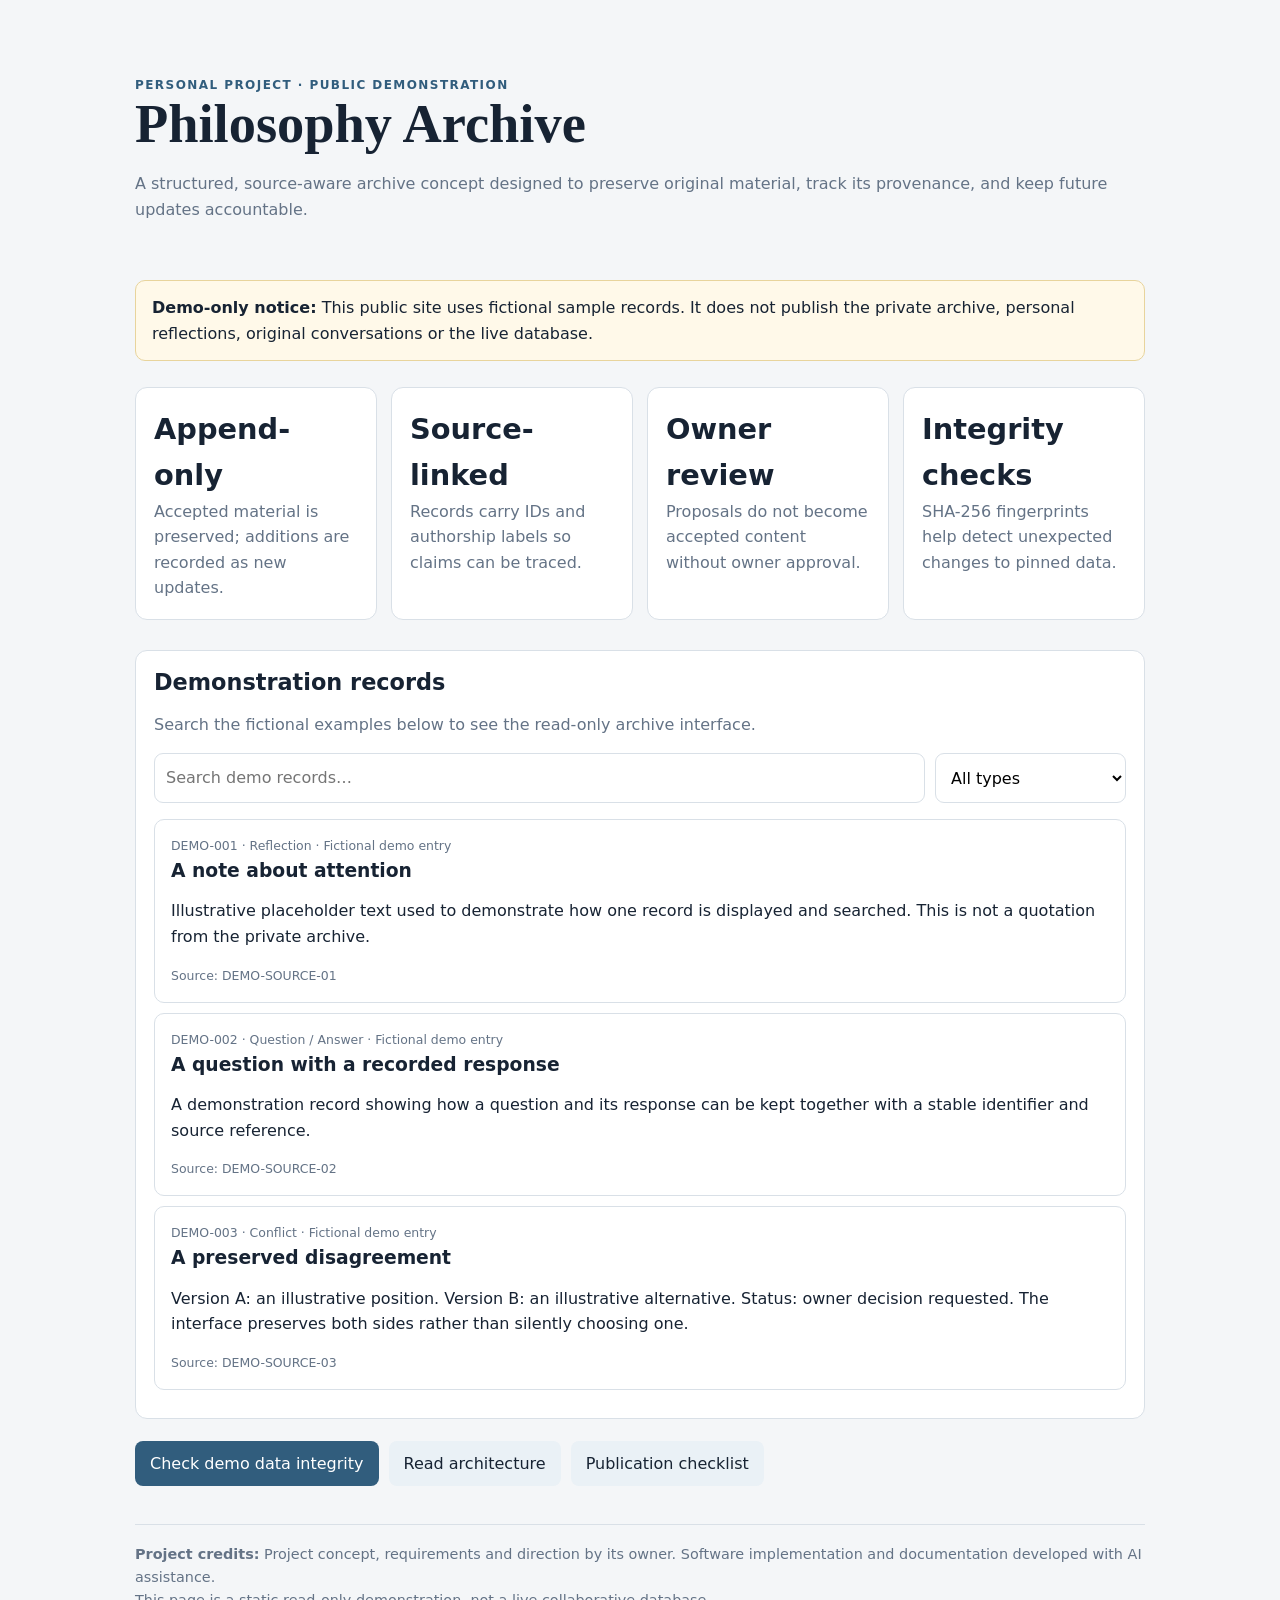
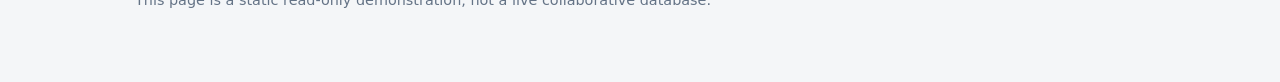
<file: index.html>
<!doctype html>
<html lang="en"><head><meta charset="utf-8"><meta name="viewport" content="width=device-width,initial-scale=1"><title>Philosophy Archive — Project Showcase</title><link rel="stylesheet" href="assets/style.css"></head>
<body><main class="wrap">
<header><div class="eyebrow">Personal project · Public demonstration</div><h1>Philosophy Archive</h1><p class="muted">A structured, source-aware archive concept designed to preserve original material, track its provenance, and keep future updates accountable.</p></header>
<div class="notice"><strong>Demo-only notice:</strong> This public site uses fictional sample records. It does not publish the private archive, personal reflections, original conversations or the live database.</div>
<section class="grid"><div class="card"><div class="metric">Append-only</div><div class="muted">Accepted material is preserved; additions are recorded as new updates.</div></div><div class="card"><div class="metric">Source-linked</div><div class="muted">Records carry IDs and authorship labels so claims can be traced.</div></div><div class="card"><div class="metric">Owner review</div><div class="muted">Proposals do not become accepted content without owner approval.</div></div><div class="card"><div class="metric">Integrity checks</div><div class="muted">SHA-256 fingerprints help detect unexpected changes to pinned data.</div></div></section>
<section class="card"><h2>Demonstration records</h2><p class="muted">Search the fictional examples below to see the read-only archive interface.</p><div class="toolbar"><input id="search" type="search" placeholder="Search demo records…"><select id="type"><option value="all">All types</option><option>Reflection</option><option>Question / Answer</option><option>Conflict</option></select></div><div id="records" aria-live="polite">Loading demonstration data…</div></section>
<div class="actions"><a class="button" href="integrity.html">Check demo data integrity</a><a class="button secondary" href="docs/architecture.md">Read architecture</a><a class="button secondary" href="PUBLICATION_CHECKLIST.md">Publication checklist</a></div>
<footer><strong>Project credits:</strong> Project concept, requirements and direction by its owner. Software implementation and documentation developed with AI assistance. <br>This page is a static read-only demonstration, not a live collaborative database.</footer>
</main><script>
const $=id=>document.getElementById(id);let data=[];const esc=s=>String(s??'').replace(/[&<>"']/g,c=>({'&':'&amp;','<':'&lt;','>':'&gt;','"':'&quot;',"'":'&#39;'}[c]));
fetch('data/demo-archive.json').then(r=>r.json()).then(d=>{data=d.records;render()}).catch(()=>{$('records').textContent='Could not load demo data.'});
function render(){const q=$('search').value.toLowerCase(),t=$('type').value;const rows=data.filter(x=>(t==='all'||x.type===t)&&(`${x.id} ${x.title} ${x.text} ${x.source_id}`).toLowerCase().includes(q));$('records').innerHTML=rows.length?rows.map(x=>`<article class="record"><div class="tag">${esc(x.id)} · ${esc(x.type)} · ${esc(x.author_label)}</div><h3>${esc(x.title)}</h3><p>${esc(x.text)}</p><div class="tag">Source: ${esc(x.source_id)}</div></article>`).join(''):'<p class="muted">No matching records.</p>'}
$('search').addEventListener('input',render);$('type').addEventListener('change',render);
</script></body></html>
</file>
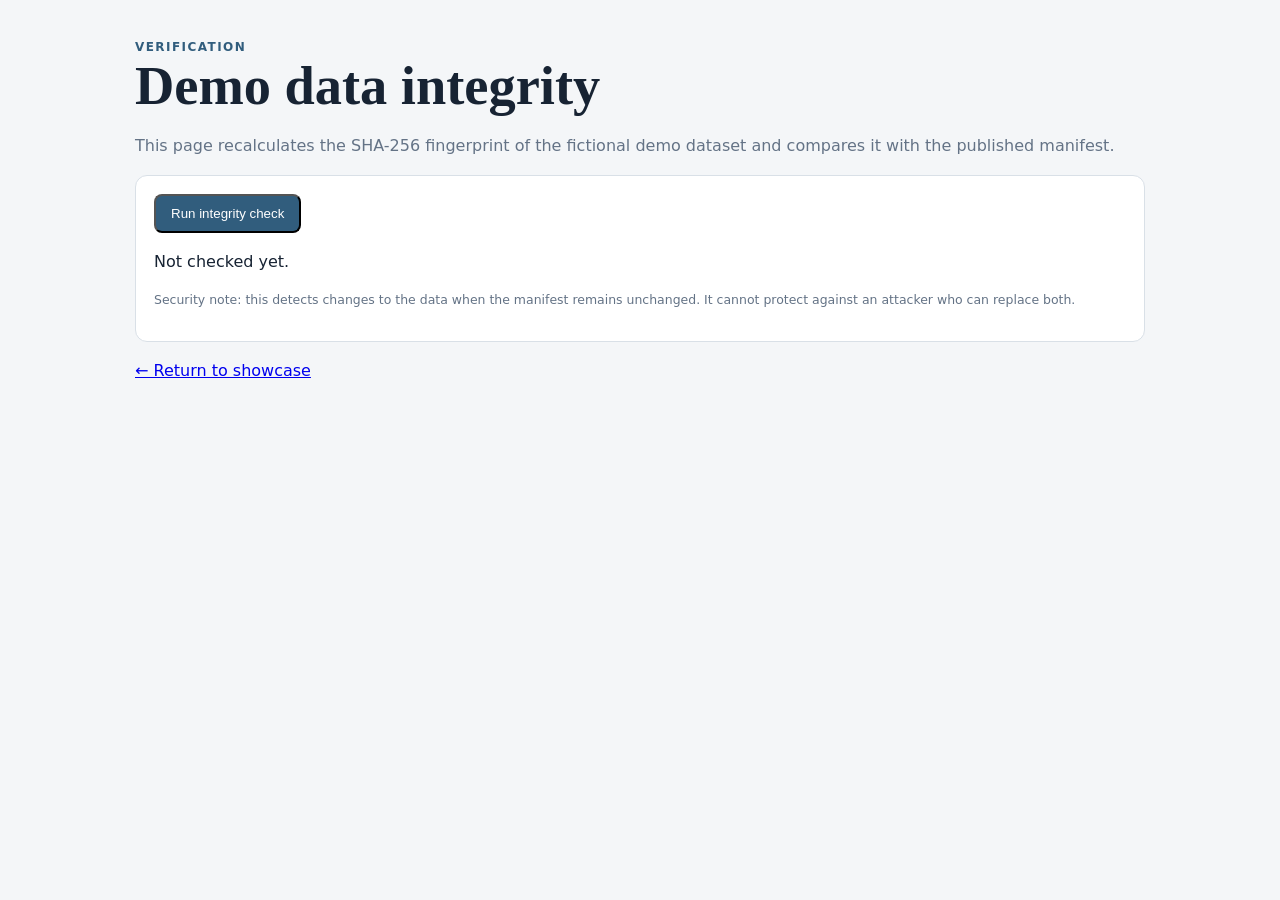
<file: integrity.html>
<!doctype html><html lang="en"><head><meta charset="utf-8"><meta name="viewport" content="width=device-width,initial-scale=1"><title>Demo integrity check</title><link rel="stylesheet" href="assets/style.css"></head><body><main class="wrap"><div class="eyebrow">Verification</div><h1>Demo data integrity</h1><p class="muted">This page recalculates the SHA-256 fingerprint of the fictional demo dataset and compares it with the published manifest.</p><div class="card"><button id="run" class="button">Run integrity check</button><p id="result" aria-live="polite">Not checked yet.</p><p class="tag">Security note: this detects changes to the data when the manifest remains unchanged. It cannot protect against an attacker who can replace both.</p></div><p><a href="index.html">← Return to showcase</a></p></main><script src="assets/integrity.js"></script></body></html>
</file>
<file: assets/style.css>
:root{--bg:#f4f6f8;--card:#fff;--ink:#172333;--muted:#647386;--line:#d9e0e7;--accent:#315d7d;--soft:#eaf1f6}*{box-sizing:border-box}body{margin:0;background:var(--bg);color:var(--ink);font:16px/1.6 system-ui,Segoe UI,Arial,sans-serif}.wrap{max-width:1050px;margin:auto;padding:38px 20px 70px}header{padding:38px 0 26px}h1,h2,h3{line-height:1.2}h1{font:600 clamp(2rem,5vw,3.4rem)/1.1 Georgia,serif;margin:0 0 14px}h2{font-size:1.4rem;margin:0 0 14px}.muted{color:var(--muted)}.eyebrow{text-transform:uppercase;letter-spacing:.12em;font-size:.75rem;font-weight:700;color:var(--accent)}.notice{background:#fff9e9;border:1px solid #e8d49c;border-radius:10px;padding:14px 16px;margin:16px 0 26px}.grid{display:grid;grid-template-columns:repeat(auto-fit,minmax(210px,1fr));gap:14px;margin:20px 0 30px}.card{background:var(--card);border:1px solid var(--line);border-radius:12px;padding:18px}.metric{font-size:1.8rem;font-weight:700}.toolbar{display:flex;flex-wrap:wrap;gap:10px;margin:16px 0}.toolbar input,.toolbar select{font:inherit;border:1px solid var(--line);border-radius:9px;padding:11px;background:#fff}.toolbar input{flex:1;min-width:230px}.record{background:#fff;border:1px solid var(--line);border-radius:10px;margin:10px 0;padding:16px}.record h3{margin:4px 0 8px}.tag{font-size:.78rem;color:var(--muted)}.actions{display:flex;gap:10px;flex-wrap:wrap;margin-top:22px}.button{display:inline-block;background:var(--accent);color:white;text-decoration:none;padding:10px 15px;border-radius:8px}.button.secondary{background:var(--soft);color:var(--ink)}footer{border-top:1px solid var(--line);margin-top:38px;padding-top:18px;color:var(--muted);font-size:.9rem}code{background:#eef1f4;padding:2px 5px;border-radius:4px}@media(max-width:600px){.wrap{padding:24px 14px 48px}}
</file>
